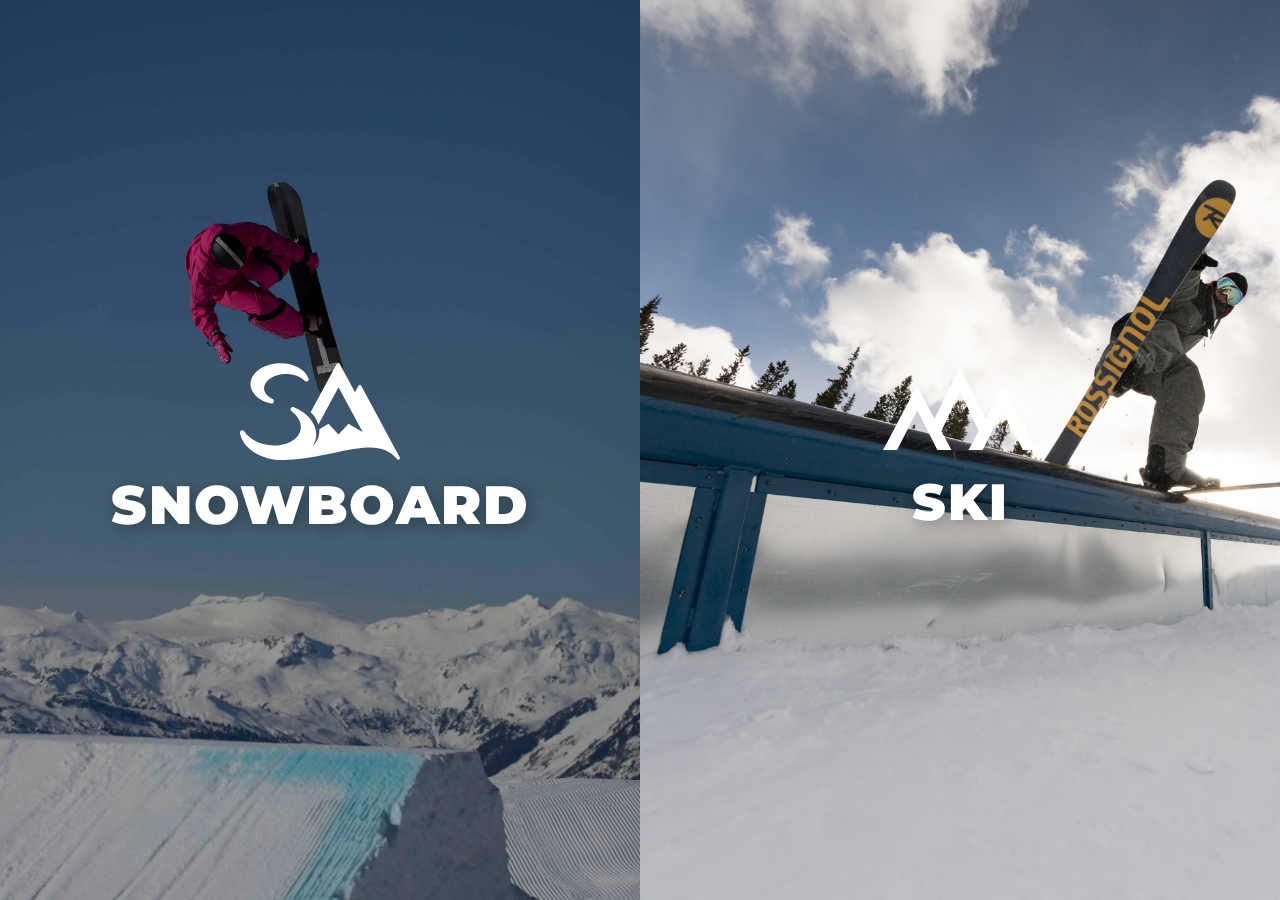
<file: index.html>
<!DOCTYPE html>
<html lang="en">
<head>
    <meta charset="UTF-8">
    <meta name="viewport" content="width=device-width, initial-scale=1.0">
    <title>Addiction Sports</title>
    <link rel="stylesheet" href="assets/css/styles.css">
</head>
<body>
   <div class="container">
        <!-- Snowboard Side -->
       <div class="split" style="background-image: url('assets/images/left-image.jpg');">
        <div class="overlay"></div>
        <div class="content">
            <img src="assets/images/SA_Mark.svg" alt="Snowboard Logo" class="logo">
            <div class="text-overlay">Snowboard</div>
        </div>
        <a href="https://www.snowboardaddiction.com" target="_blank"></a>
    </div>

        <!-- Ski Side -->
        <div class="split" style="background-image: url('assets/images/right-image.jpg');">
        <div class="overlay"></div>
        <div class="content">
            <img src="assets/images/SKI_Mark.svg" alt="Ski Logo" class="logo">
            <div class="text-overlay">Ski</div>
        </div>
        <a href="https://www.skiaddiction.com" target="_blank"></a>
    </div>
    </div>
    <script src="script.js"></script>
</body>
</html>
</file>
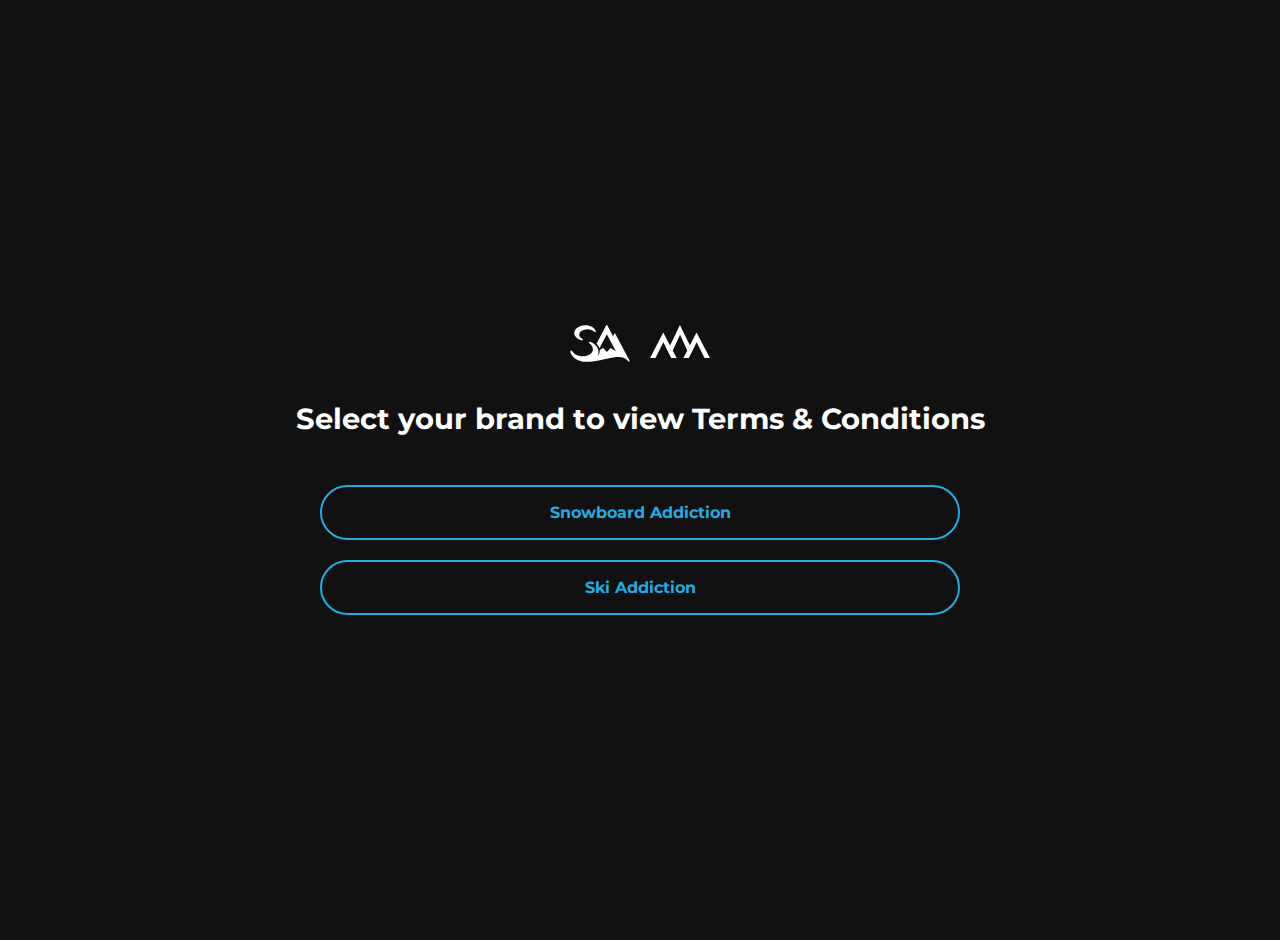
<file: terms.html>
<!DOCTYPE html>
<html lang="en">
<head>
  <meta charset="UTF-8" />
  <meta name="viewport" content="width=device-width, initial-scale=1.0" />
  <title>Select Your Brand - Terms & Conditions</title>
  <link href="https://fonts.googleapis.com/css2?family=Montserrat:wght@900&display=swap" rel="stylesheet">
  <style>
    body {
      background: #111;
      color: #fff;
      font-family: 'Montserrat', sans-serif;
      display: flex;
      flex-direction: column;
      align-items: center;
      justify-content: center;
      min-height: 100vh;
      margin: 0;
      text-align: center;
      padding: 20px;
    }

    .logo-container {
      display: flex;
      gap: 20px;
      align-items: center;
      justify-content: center;
      margin-bottom: 20px;
      flex-wrap: wrap;
    }

    .logo-container img {
      width: 60px;
      height: auto;
      filter: invert(1);
    }

    h1 {
      font-size: 1.8rem;
      margin-bottom: 1em;
    }

    .button-group {
      display: flex;
      flex-wrap: wrap;
      gap: 20px;
      justify-content: center;
      margin-top: 20px;
      width: 100%;
      max-width: 640px;
    }

    .brand-button {
      flex: 1 1 auto;
      min-width: 220px;
      max-width: 100%;
      width: 100%;
      padding: 16px 24px;
      font-size: 1rem;
      font-weight: bold;
      color: #27aae1;
      background: transparent;
      border: 2px solid #27aae1;
      border-radius: 9999px;
      text-align: center;
      text-decoration: none;
      transition: background 0.3s, color 0.3s, box-shadow 0.3s;
    }

    .brand-button:hover {
      background: #27aae1;
      color: #111;
      box-shadow: 0 0 10px rgba(39, 170, 225, 0.5);
    }

    @media (max-width: 640px) {
      .button-group {
        flex-direction: column;
        align-items: center;
        width: 100%;
        padding: 0 10vw;
      }

      .brand-button {
        width: 100%;
        max-width: 100%;
      }

      .logo-container img {
        width: 40px;
      }

      h1 {
        font-size: 1.4rem;
      }

      .brand-button {
        padding: 16px 20px;
        font-size: 0.95rem;
      }
    }
  </style>
</head>
<body>
  <div class="logo-container">
    <img src="assets/images/SA_Mark.svg" alt="Snowboard Addiction Logo">
    <img src="assets/images/SKI_Mark.svg" alt="Ski Addiction Logo">
  </div>
  <h1>Select your brand to view Terms & Conditions</h1>
  <div class="button-group">
    <a href="https://snowboardaddiction.com/pages/terms-conditions" class="brand-button">Snowboard Addiction</a>
    <a href="https://skiaddiction.com/pages/terms-conditions" class="brand-button">Ski Addiction</a>
  </div>
</body>
</html>
</file>
<file: assets/css/styles.css>
/* Import Montserrat Black from Google Fonts */
@import url('https://fonts.googleapis.com/css2?family=Montserrat:wght@900&display=swap');

/* Reset and Full-Page Flex Layout */
html, body {
    margin: 0;
    padding: 0;
    height: 100%;
    width: 100%;
    display: flex;
    font-family: 'Montserrat', sans-serif;
}

/* Container for the two sections */
.container {
    display: flex;
    width: 100%;
    height: 100vh;
    overflow: hidden;
}

/* 50/50 Split Sections */
.split {
    flex: 1;
    position: relative;
    display: flex;
    justify-content: center;
    align-items: center;
    background-size: cover;
    background-position: center;
    background-repeat: no-repeat;
    transition: transform 0.3s ease-in-out;
}

/* Darken Overlay for Hover Effect */
.overlay {
    position: absolute;
    top: 0;
    left: 0;
    width: 100%;
    height: 100%;
    background: rgba(0, 0, 0, 0);
    transition: background 0.3s ease-in-out;
}

/* Hover Effect - Slight Zoom & Darken */
.split:hover {
    transform: scale(1.05);
}

.split:hover .overlay {
    background: rgba(0, 0, 0, 0.3);
}
.split a {
    position: absolute;
    top: 0;
    left: 0;
    width: 100%;
    height: 100%;
    z-index: 3; /* Higher than overlay and content */
}
/* Centered Content */
.content {
    position: relative;
    text-align: center;
    z-index: 2;
    display: flex;
    flex-direction: column;
    align-items: center;
}

/* Logo Styling - Responsive & Consistent */
.logo {
    width: 12vw;
    height: auto;
    object-fit: contain;
    display: block;
    margin-bottom: 10px;
    filter: invert(1);

}

/* Text Overlay - Styled Without Box */
.text-overlay {
    color: white;
    font-size: 4vw;
    font-weight: 900;
    text-transform: uppercase;
    letter-spacing: 2px;
    text-shadow: 3px 3px 15px rgba(0, 0, 0, 0.3);
}

/* Mobile Responsive: Stack Images Vertically */
@media (max-width: 768px) {
    .container {
        flex-direction: column;
    }

    .split {
        width: 100%;
        height: 50vh;
    }

    /* Increase text size for better readability */
    .text-overlay {
        font-size: 3rem;
    }

    /* Adjust logo size for smaller screens */
    .logo {
        width: 12vw;
        max-width: 100%;
    }
}

@media (max-width: 480px) {
    .text-overlay {
        font-size: 2rem;
    }
 .content {
        display: flex;
        flex-direction: column;
        align-items: center;
        justify-content: center;
        position: relative;
    }
    .logo {
        width: 20vw;
        max-height: 12vh;
        height: auto;
        object-fit: contain;
    }
}
</file>
